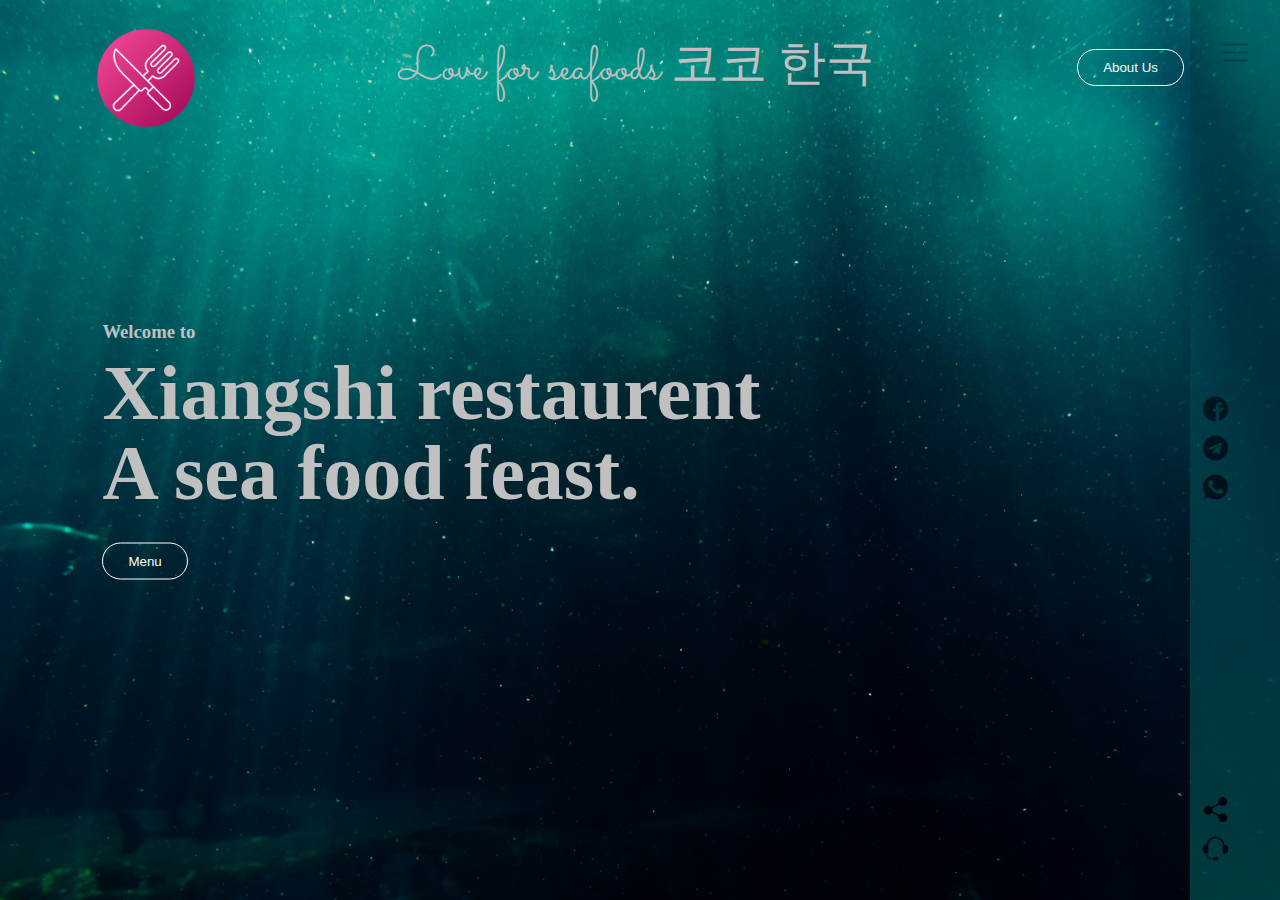
<file: seafood/index.html>
<!DOCTYPE html>
<html lang="en">
<head>
    <meta charset="UTF-8">
    <meta http-equiv="X-UA-Compatible" content="IE=edge">
    <meta name="viewport" content="width=device-width, initial-scale=1.0">
    <title>Seafood</title>
    <link rel="stylesheet" href="one.css" type="text/css">
    <link rel="preconnect" href="https://fonts.googleapis.com">
    <link rel="preconnect" href="https://fonts.gstatic.com" crossorigin>
    <link href="https://fonts.googleapis.com/css2?family=Sacramento&display=swap" rel="stylesheet">
</head>
<body>
    <div class="hero">
        <div class="navbar">
            <img src="images/cutlery.png" class=" img1">
            <p>Love for seafoods 코코 한국</p>
            <button type="button">About Us</button>
        </div>
        <div class="content">
            <h3>Welcome to</h3>
            <h1>Xiangshi restaurent<br>A sea food feast.</h1>
            <a href="page2.html"><button type="button">Menu</button></a>
            
        </div>
        <div class="sidebar">
            <img src="images/menu.png" class="menu">
            <div class="slink">
                <img src="images/facebook.png" >
                <img src="images/telegram.png" >
                <img src="images/whatsapp.png" >
            </div>
            <div class="ulink">
                <img src="images/share.png" >
                <img src="images/support.png" >
            </div>

        </div>
        <div class="bub">
            <img src="images/—Pngtree—blue bubble transparent_3610323.png">
            <img src="images/—Pngtree—blue bubble transparent_3610323.png">
            <img src="images/—Pngtree—blue bubble transparent_3610323.png">
            <img src="images/—Pngtree—blue bubble transparent_3610323.png">
            <img src="images/—Pngtree—blue bubble transparent_3610323.png">
            <img src="images/—Pngtree—blue bubble transparent_3610323.png">
            <img src="images/—Pngtree—blue bubble transparent_3610323.png">

        </div>
    </div>
    
</body>
</html>
</file>
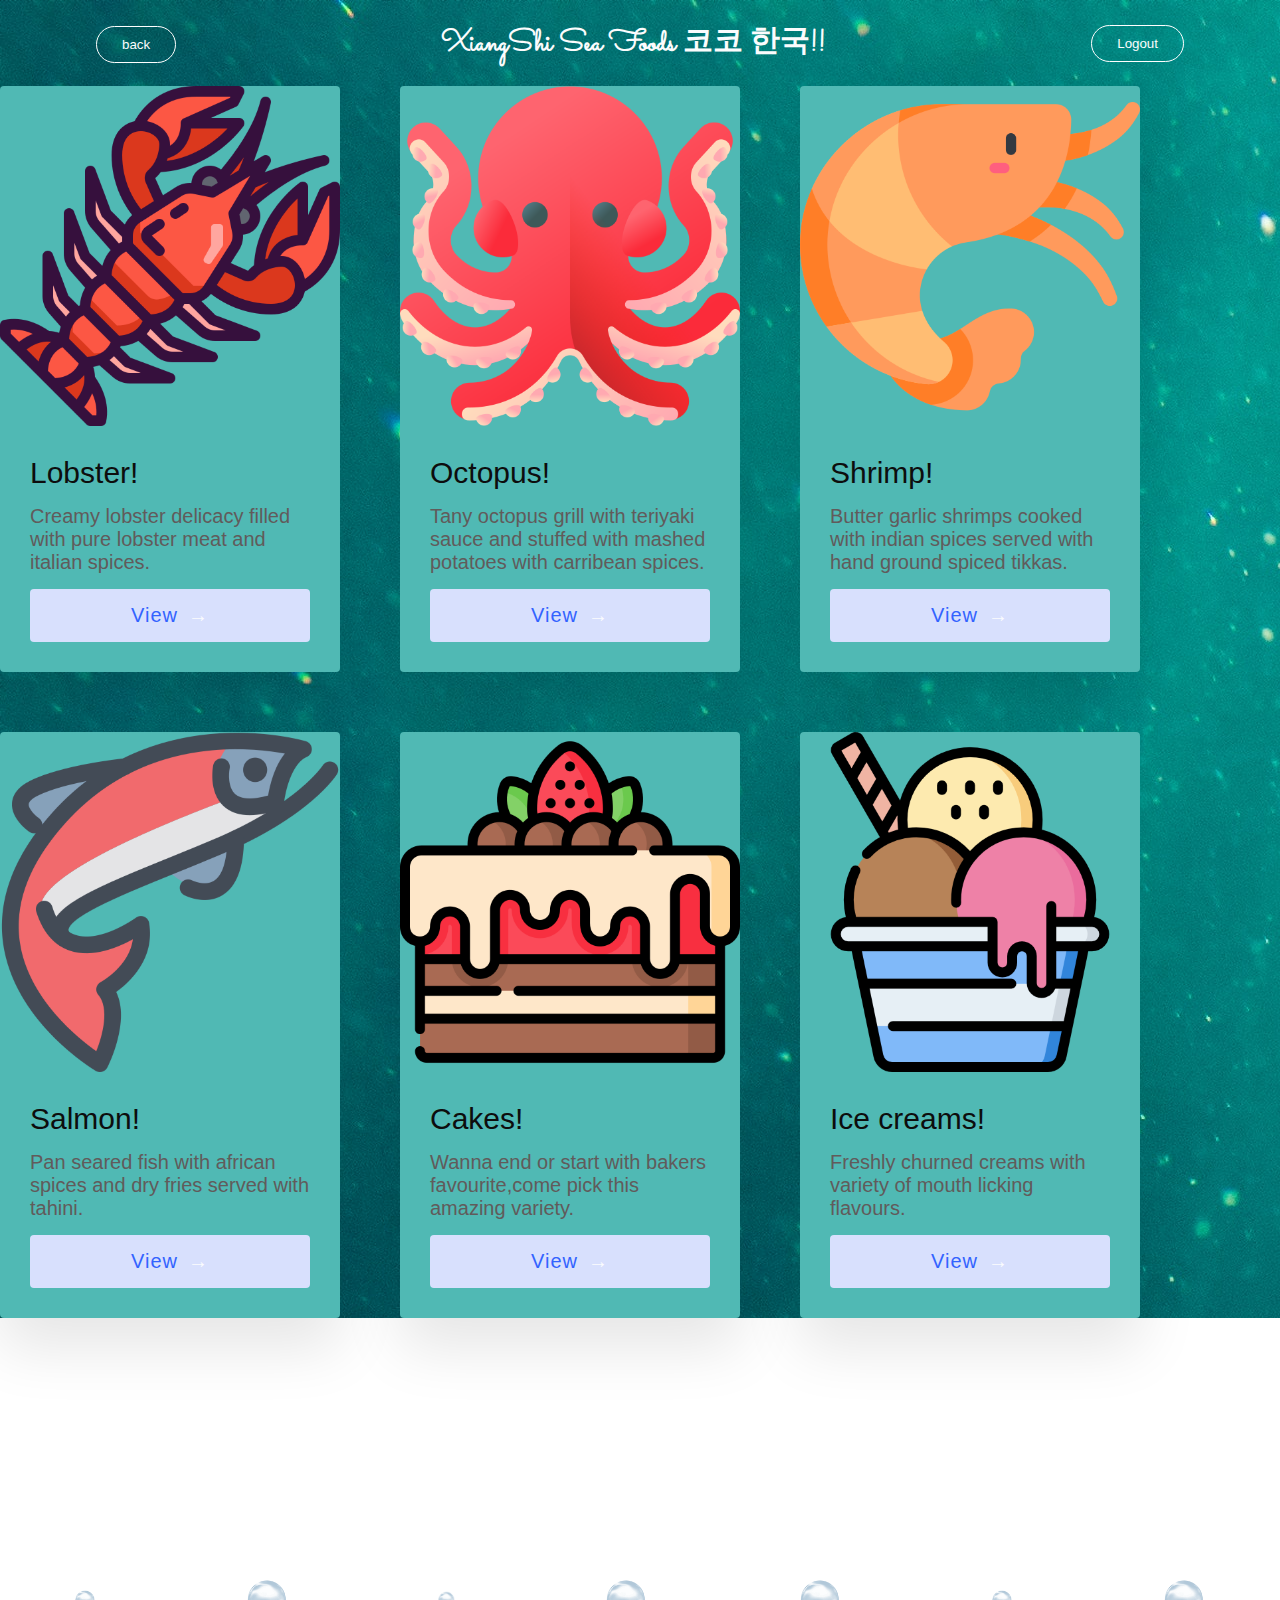
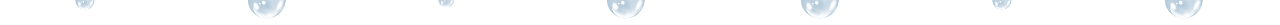
<file: seafood/page2.html>
<!DOCTYPE html>
<html lang="en">
<head>
    <meta charset="UTF-8">
    <meta http-equiv="X-UA-Compatible" content="IE=edge">
    <meta name="viewport" content="width=device-width, initial-scale=1.0">
    <title>Menu</title>
    <link rel="stylesheet" href="page2.css" type="text/css">
    <link rel="preconnect" href="https://fonts.googleapis.com">
    <link rel="preconnect" href="https://fonts.gstatic.com" crossorigin>
    <link href="https://fonts.googleapis.com/css2?family=Sacramento&display=swap" rel="stylesheet">
</head>
<body>
    <div class="hero1">
      
        <div class="navbar">
           
         <a href="index.html"><button type="button">back</button></a>
          <p><strong>XiangShi Sea Foods 코코 한국!!</strong> </p>
            <button type="button">Logout</button>
        </div>
        <div class="grid">
            <div class="grid-item">
                <div class="card">
                    <img class="card-img" src="images/lobster.png" alt="lobster">
                    <div class="card-content">
                       <h1 class="card-header">Lobster!</h1>
                        <p>Creamy lobster delicacy filled with pure lobster meat and italian spices.</p>
                        <button class="card-btn">
                            View<span>&rarr;</span>
                        </button>
                    </div>
                </div>

            </div>
            <div class="grid-item">
                <div class="card">
                    <img class="card-img" src="images/octopus.png" alt="Octopus">
                    <div class="card-content">
                       <h1 class="card-header">Octopus!</h1>
                        <p>Tany octopus grill with teriyaki sauce and stuffed with mashed potatoes with carribean spices.</p>
                        <button class="card-btn">
                            View<span>&rarr;</span>
                        </button>
                    </div>
                </div>

            </div>
            <div class="grid-item">
                <div class="card">
                    <img class="card-img" src="images/shrimp.png" alt="shrimp">
                    <div class="card-content">
                       <h1 class="card-header">Shrimp!</h1>
                        <p>Butter garlic shrimps cooked with indian spices served with hand ground spiced tikkas.</p>
                        <button class="card-btn">
                            View<span>&rarr;</span>
                        </button>
                    </div>
                </div>

            </div>
            <div class="grid-item">
                <div class="card">
                    <img class="card-img" src="images/fish.png" alt="fish">
                    <div class="card-content">
                       <h1 class="card-header">Salmon!</h1>
                        <p>Pan seared fish with african spices and dry fries served with tahini.</p>
                        <button class="card-btn">
                            View<span>&rarr;</span>
                        </button>
                    </div>
                </div>

            </div>
            <div class="grid-item">
                <div class="card">
                    <img class="card-img" src="images/cake.png" alt="cake">
                    <div class="card-content">
                       <h1 class="card-header">Cakes!</h1>
                        <p>Wanna end or start with bakers favourite,come pick this amazing variety.</p>
                        <button class="card-btn">
                            View<span>&rarr;</span>
                        </button>
                    </div>
                </div>

            </div>
            <div class="grid-item">
                <div class="card">
                    <img class="card-img" src="images/ice-cream.png" alt="cream">
                    <div class="card-content">
                       <h1 class="card-header">Ice creams!</h1>
                        <p>Freshly churned creams with variety of mouth licking flavours. </p>
                        <button class="card-btn">
                            View<span>&rarr;</span>
                        </button>
                    </div>
                </div>

            </div>
    
        </div>
        <div class="bub">
            <img src="images/—Pngtree—blue bubble transparent_3610323.png">
            <img src="images/—Pngtree—blue bubble transparent_3610323.png">
            <img src="images/—Pngtree—blue bubble transparent_3610323.png">
            <img src="images/—Pngtree—blue bubble transparent_3610323.png">
            <img src="images/—Pngtree—blue bubble transparent_3610323.png">
            <img src="images/—Pngtree—blue bubble transparent_3610323.png">
            <img src="images/—Pngtree—blue bubble transparent_3610323.png">

        </div>
        
    </div>
    
</body>
</html>
</file>
<file: seafood/one.css>
*{
    margin:0;
    padding: 0;
}
.hero{
    width: 100%;
    height:100vh;
    background-image: url(images/pexels-blaque-x-932638.jpg);
    background-size: cover;
    background-position: center;
    position: relative;
    overflow: hidden;
}
.logo
{
    width:100px;
    cursor: pointer;
}
.navbar img{
    margin-top:20px;
    width:100px;
    height: 100px;
}
.navbar{
    width:85%;
    height:15%;
    margin:auto;
    display:flex;
    align-items: center;
    justify-content:space-between;
    font-family: 'Sacramento', cursive;
   color: #c0c0c0;
   font-size: 3rem;
}
button{
    color:#fbfcfd;
    padding:10px 25px;
    background:transparent;
    border: 1px solid #fff;
    border-radius: 20px;
    outline: none;
    cursor:pointer;
   
}
.content{
    color:#c0c0c0;
    position:absolute;
    top:50%;
    left: 8%;
    transform: translateY(-50%);
    z-index: 2;
}
h1{
    font-size: 78px;
    margin:10px 0 30px;
    line-height: 80px;
}
.sidebar{
    width:90px;
    height:100vh;
    background: linear-gradient( #002e3d,#038983
    );
    opacity:0.4;
    position:absolute;
    right:0;
    top:0;
}
.menu{
    display: block;
    width:25px;
    margin:40px auto 0;
    cursor:pointer;

}
.slink img, .ulink img{
    width:25px;
    margin:5px auto;
    cursor:pointer;
    filter:brightness(0.4);
}
.slink {
    width:50px;
    text-align: center;
    position:absolute;
    top:50%;
    transform:translateY(-50%);
} 
.ulink {
    width:50px;
    text-align: center;
    position:absolute;
    bottom:30px;
    
} 
.bub img{
    width:50px;
    animation: bubble 7s linear infinite;

}
.bub{
    width:100%;
    display: flex;
    align-items:center;
    justify-content: space-around;
    position:absolute;
    bottom:-70px;
}
@keyframes bubble {
    0%{
        transform: translateY(0);
        opacity: 0;
    }
    50%{
        opacity: 1;
    }
    70%{
        opacity: 1;
    }
    100%{
        transform: translateY(-80vh);
        opacity: 0;
    }
    

}
.bub img:nth-child(1){
    animation-delay: 2s;
    width: 25px;
}
.bub img:nth-child(2){
    animation-delay: 1s;
}
.bub img:nth-child(3){
    animation-delay: 3s;
    width: 20px;
}
.bub img:nth-child(4){
    animation-delay: 4.5s;
}
.bub img:nth-child(5){
    animation-delay: 3s;
}
.bub img:nth-child(6){
    animation-delay: 6s;
    width:25px;
}
.bub img:nth-child(7){
    animation-delay: 7s;
}
@media  screen and (max-width:600px) {
    h1{
        font-size: 36px;
        line-height: 50px;
    }
    .sidebar{
        width:100%;
        height:50px;
        position:absolute;
        top:auto;
        bottom:0;
        display: flex;
        align-items: center;
        justify-content: space-between;
        padding: 0 10px;
        box-sizing: border-box;
    }
    .slink {
        width:auto;
        position:unset;
        transform:none;
    } 
    .ulink {
        width:auto;
        position:unset;
    }
    .menu{
        width:18px;
        margin:0;

            
}}
</file>
<file: seafood/page2.css>
*{
    color:#fbfcfd;
    margin:0;
    padding: 0;
}
html{
    box-sizing: border-box;
    font-size: 62.5%;
}
body{
    font-family:"poppins",sans-serif;
    display: flex;
    justify-content: center;
    align-items: center;
    min-height: 100vh;

}
.grid{
    display: grid;
    width: 114em;
    grid-gap: 6rem;
    grid-template-columns: repeat(auto-fit,minmax(30rem,1fr));
    align-items:flex-start;
}
.grid-item{
    background-color:#50b9b4;
    border-radius: 0.4em;
    overflow: hidden;
    box-shadow: 0 3rem 6rem rgba(13, 13, 13, 0.1);
    cursor: pointer;
    transition: 0.2s;
}
.grid-item:hover{
    transform:translateY(-0.5%);
    box-shadow: 0 4rem 8rem rgba(0, 0, 0, 0.5) ;

}
.card-img{
    display: block;
    width: 100%;
    height:100%;
    object-fit: cover;
}
.card-content{
    padding:3rem;
}
.card-header{
    font-size: 3rem;
    font-weight: 500;
    color: #0d0d0d;
    margin-bottom: 1.5rem;

}
.card-content p{
    font-size: 2rem;
    font-weight: 300;
    color: #615b5b;
    margin-bottom: 1.5rem;

}
.card-text{
    font-size: 1.6rem;
    letter-spacing: 0.1rem;
    line-height: 1.7;
    color: #3d3d3d;
    margin-bottom: 2.5rem;
}
.card-btn{
    display:block;
    width:100%;
    padding:1.5rem;
    font-size:2rem;
    text-align: center;
    color:#3363ff;
    background-color: #d8e0fd;
    border:none;
    border-radius: 0.4rem;
    transition: 0.2s;
    cursor: pointer;
    letter-spacing: 0.1rem;

}
.card-btn span{
    margin-left: 1rem;
    transition: 0.2s;
}
.card-btn:hover,.card-btn:active{
    background-color: #c2cffc;

}
.card-btn:hover span,.card-btn:active span{
    margin-left:1.5rem
}

.hero1{
    width: 100%;
    height:100%;
    background-image: url(images/pexels-blaque-x-932638.jpg);
    
}
.navbar img{
    margin-top:20px;
    width:100px;
    height: 100px;
    padding:5px;
}
.navbar{
    width:85%;
    height:20%;
    margin:auto;
    display:flex;
    align-items: center;
    justify-content:space-between;
    padding:20px;
    font-size:3rem;
    font-family: 'Sacramento', cursive;
}
button{
    color:#fbfcfd;
    padding:10px 25px;
    background:transparent;
    border: 1px solid #fff;
    border-radius: 20px;
    outline: none;
    cursor:pointer;
   

}
table{
 border: 1px solid;
 width: 100%;
}


.bub img{
    width:50px;
    animation: bubble 7s linear infinite;

}
.bub{
    width:100%;
    display: flex;
    align-items:center;
    justify-content: space-around;
    position:absolute;
    bottom:-725px;
}
@keyframes bubble {
    0%{
        transform: translateY(0);
        opacity: 0;
    }
    20%{
        opacity: 1;
    }
    50%{
        opacity: 1;
    }
    70%{
        opacity: 1;
    }
    80%{
        opacity: 1;
    }
    100%{
        transform: translateY(-230vh);
        opacity: 0;
    }
    

}
.bub img:nth-child(1){
    animation-delay: 2s;
    width: 25px;
}
.bub img:nth-child(2){
    animation-delay: 1s;
}
.bub img:nth-child(3){
    animation-delay: 3s;
    width: 20px;
}
.bub img:nth-child(4){
    animation-delay: 4.5s;
}
.bub img:nth-child(5){
    animation-delay: 3s;
}
.bub img:nth-child(6){
    animation-delay: 6s;
    width:25px;
}
.bub img:nth-child(7){
    animation-delay: 7s;
}
</file>
